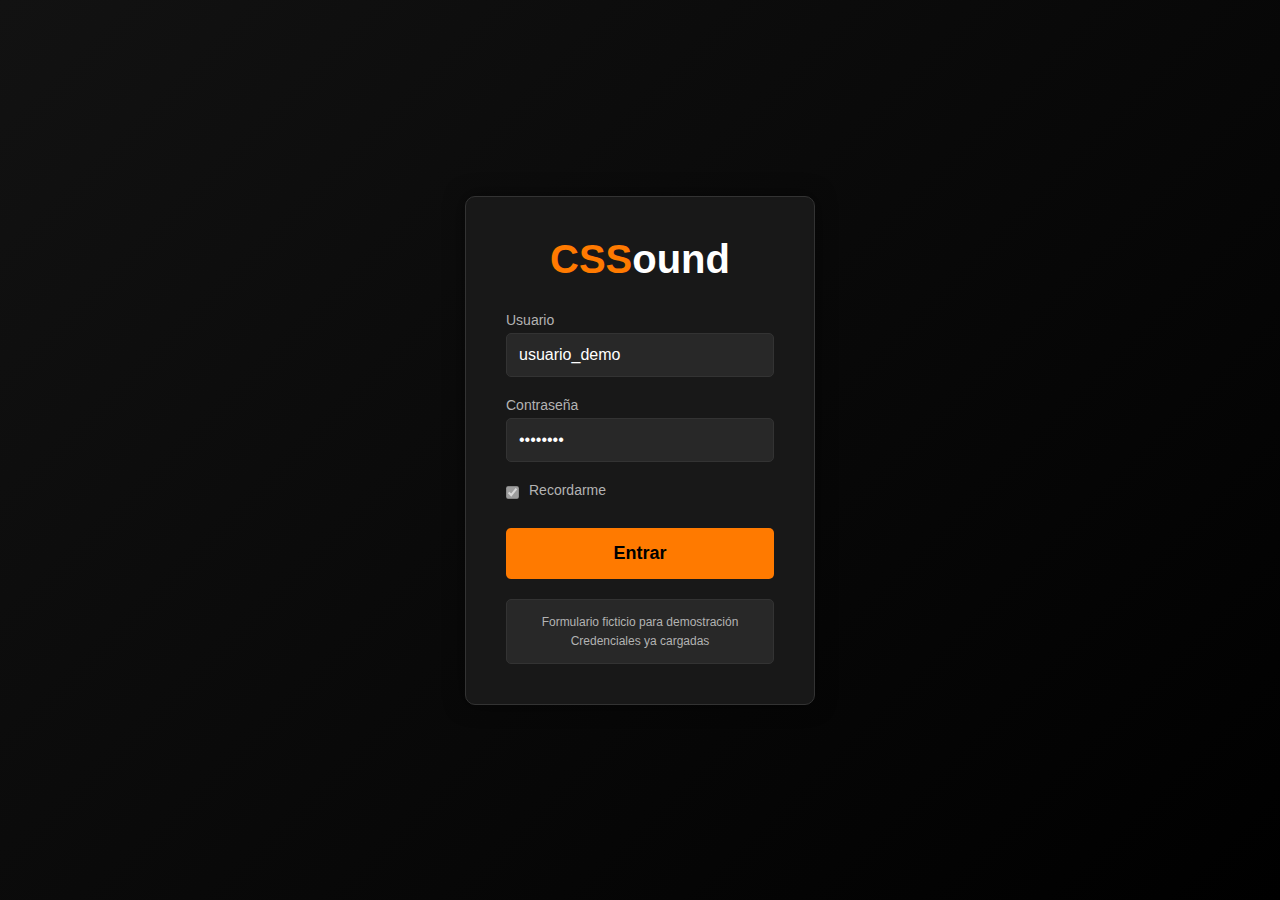
<file: index.html>
<!DOCTYPE html>
<html lang="es">
<head>
  <meta charset="UTF-8" />
  <title>CSSound - Acceso</title>
  <style>
    * {
      margin: 0;
      padding: 0;
      box-sizing: border-box;
    }

    body {
      font-family: Arial, sans-serif;
      background: linear-gradient(135deg, #121212, #000000);
      color: white;
      height: 100vh;
      display: flex;
      justify-content: center;
      align-items: center;
    }

    .login-box {
      background: #181818;
      padding: 40px;
      border-radius: 10px;
      width: 350px;
      box-shadow: 0 0 20px rgba(0, 0, 0, 0.5);
      border: 1px solid #333;
    }

    h1 {
      text-align: center;
      margin-bottom: 30px;
      font-size: 2.5rem;
    }

    h1 span {
      color: #ff7a00;
    }

    .form-group {
      margin-bottom: 20px;
    }

    label {
      display: block;
      margin-bottom: 5px;
      color: #b3b3b3;
      font-size: 14px;
    }

    input {
      width: 100%;
      padding: 12px;
      background: #282828;
      border: 1px solid #333;
      border-radius: 5px;
      color: white;
      font-size: 16px;
    }

    input:focus {
      outline: none;
      border-color: #ff7a00;
    }

    .remember {
      display: flex;
      align-items: center;
      gap: 10px;
      margin-bottom: 25px;
      color: #b3b3b3;
      font-size: 14px;
    }

    .remember input {
      width: auto;
    }

    .enter-btn {
      width: 100%;
      padding: 15px;
      background: #ff7a00;
      color: black;
      border: none;
      border-radius: 5px;
      font-size: 18px;
      font-weight: bold;
      cursor: pointer;
      transition: background 0.3s;
    }

    .enter-btn:hover {
      background: #ff8c1a;
    }

    .demo-note {
      margin-top: 20px;
      padding: 10px;
      background: #282828;
      border-radius: 5px;
      font-size: 12px;
      color: #b3b3b3;
      text-align: center;
      border: 1px solid #333;
    }

    .demo-note p {
      margin: 5px 0;
    }
  </style>
</head>
<body>
  <div class="login-box">
    <h1><span>CSS</span>ound</h1>
    
    <form id="fake-form">
      <div class="form-group">
        <label for="username">Usuario</label>
        <input type="text" id="username" value="usuario_demo" readonly>
      </div>
      
      <div class="form-group">
        <label for="password">Contraseña</label>
        <input type="password" id="password" value="••••••••" readonly>
      </div>
      
      <div class="remember">
        <input type="checkbox" id="remember" checked disabled>
        <label for="remember">Recordarme</label>
      </div>
      
      <button type="button" class="enter-btn" onclick="enterApp()">Entrar</button>
    </form>
    
    <div class="demo-note">
      <p>Formulario ficticio para demostración</p>
      <p>Credenciales ya cargadas</p>
    </div>
  </div>

  <script>
    function enterApp() {
      const btn = document.querySelector('.enter-btn');

      setTimeout(() => {
        window.location.href = 'paginaPrinc/index.html';
      }, 200);
    }
  </script>
</body>
</html>
</file>
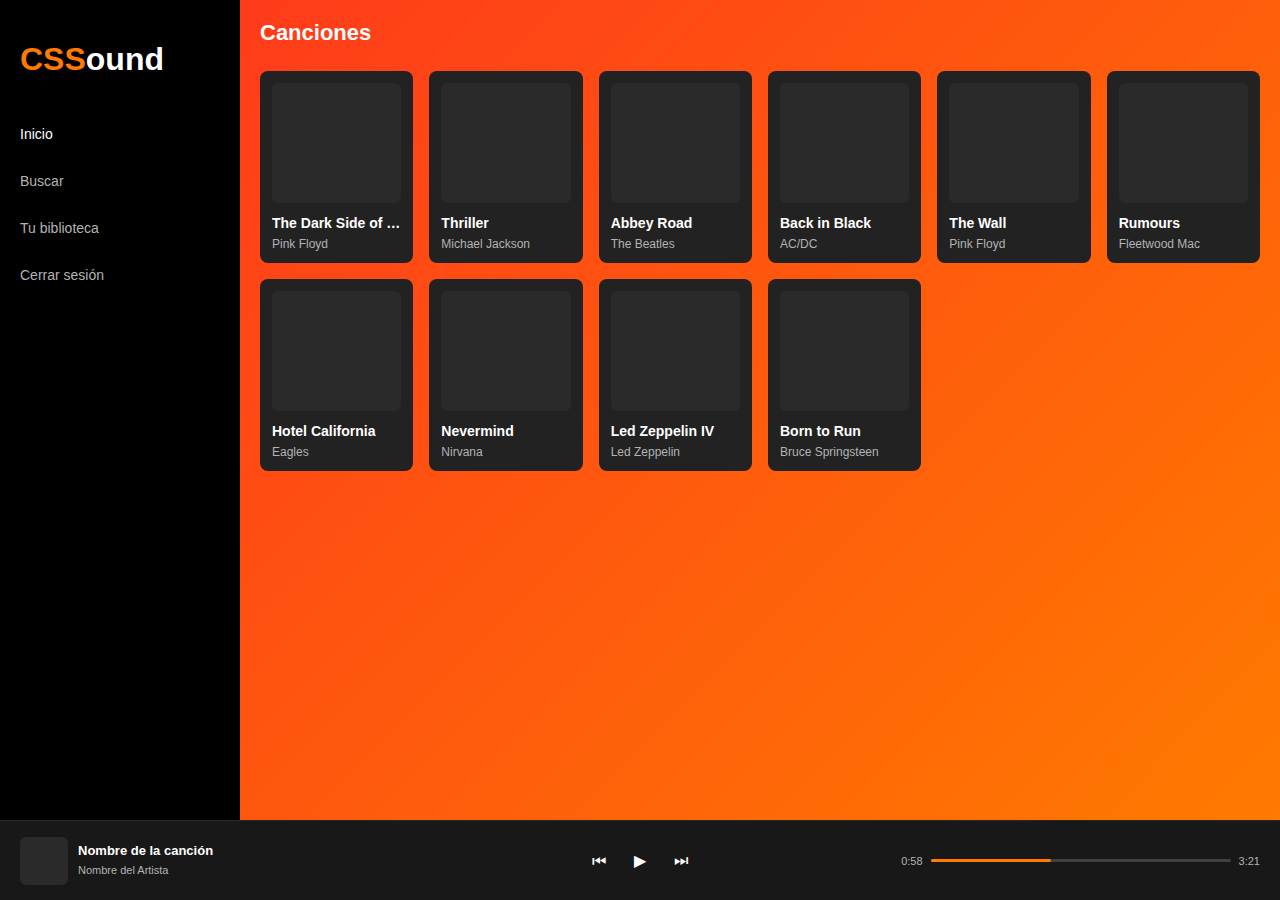
<file: paginaPrinc/index.html>
<!DOCTYPE html>
<html lang="es">
<head>
  <meta charset="UTF-8" />
  <title>CSSound</title>
  <link rel="stylesheet" href="style.css" />
</head>
<body>

  <!-- SIDEBAR -->
  <aside class="sidebar">
    <h1 class="logo"><span>CSS</span>ound</h1>

    <nav>
      <a class="active">Inicio</a>
      <a>Buscar</a>
      <a>Tu biblioteca</a>
      <a href="/CSSound/index.html">Cerrar sesión</a>
    </nav>
  </aside>

  <!-- MAIN -->
  <main class="main">
    <header class="topbar">
      <h2>Canciones</h2>
    </header>

    <section class="cards">
      <div class="card">
        <div class="card-image"></div>
        <div class="card-info">
          <h3>The Dark Side of the Moon</h3>
          <p>Pink Floyd</p>
        </div>
      </div>
      
      <div class="card">
        <div class="card-image"></div>
        <div class="card-info">
          <h3>Thriller</h3>
          <p>Michael Jackson</p>
        </div>
      </div>
      
      <div class="card">
        <div class="card-image"></div>
        <div class="card-info">
          <h3>Abbey Road</h3>
          <p>The Beatles</p>
        </div>
      </div>
      
      <div class="card">
        <div class="card-image"></div>
        <div class="card-info">
          <h3>Back in Black</h3>
          <p>AC/DC</p>
        </div>
      </div>
      
      <div class="card">
        <div class="card-image"></div>
        <div class="card-info">
          <h3>The Wall</h3>
          <p>Pink Floyd</p>
        </div>
      </div>
      
      <div class="card">
        <div class="card-image"></div>
        <div class="card-info">
          <h3>Rumours</h3>
          <p>Fleetwood Mac</p>
        </div>
      </div>
      
      <div class="card">
        <div class="card-image"></div>
        <div class="card-info">
          <h3>Hotel California</h3>
          <p>Eagles</p>
        </div>
      </div>
      
      <div class="card">
        <div class="card-image"></div>
        <div class="card-info">
          <h3>Nevermind</h3>
          <p>Nirvana</p>
        </div>
      </div>
      
      <div class="card">
        <div class="card-image"></div>
        <div class="card-info">
          <h3>Led Zeppelin IV</h3>
          <p>Led Zeppelin</p>
        </div>
      </div>
      
      <div class="card">
        <div class="card-image"></div>
        <div class="card-info">
          <h3>Born to Run</h3>
          <p>Bruce Springsteen</p>
        </div>
      </div>
    </section>
  </main>

  <!-- PLAYER -->
  <footer class="player">
    <div class="song">
      <div class="cover"></div>
      <div>
        <strong>Nombre de la canción</strong>
        <span>Nombre del Artista</span>
      </div>
    </div>

    <div class="controls">
      <button>⏮</button>
      <button class="play">▶</button>
      <button>⏭</button>
    </div>

    <div class="progress">
      <span>0:58</span>
      <div class="bar">
        <div class="fill"></div>
      </div>
      <span>3:21</span>
    </div>
  </footer>

</body>
</html>
</file>
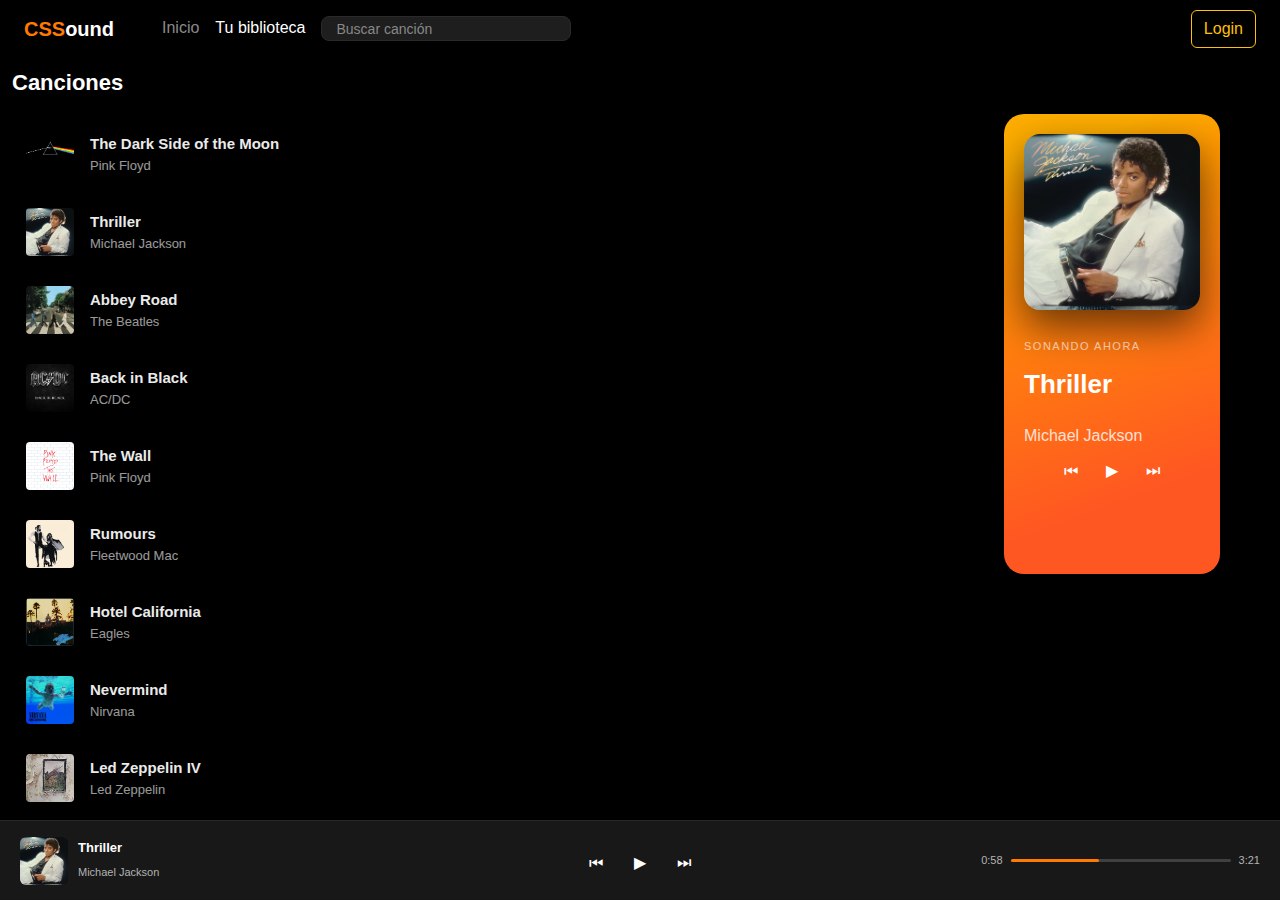
<file: indexBiblioteca.html>
<!DOCTYPE html>
<html lang="es">

<head>
    <meta charset="UTF-8" />
    <meta name="viewport" content="width=device-width, initial-scale=1.0">
    <title>CSSound - Inicio</title>

    <link rel="stylesheet" href="css/bootstrap.min.css">
    <link rel="stylesheet" href="css/cssBiblioteca/style.css" />
</head>

<body>
    <!-- ====================================================== -->
    <!-- NAVBAR -->
    <!-- ====================================================== -->

    <nav class="navbar navbar-expand-lg navbar-dark bg-black fixed-top px-4">
        <a class="navbar-brand fw-bold" href="index.html">
            <span class="css-highlight">CSS</span>ound
        </a>

        <button class="navbar-toggler" type="button" data-bs-toggle="collapse" data-bs-target="#navbarNav">
            <span class="navbar-toggler-icon"></span>
        </button>

        <div class="collapse navbar-collapse" id="navbarNav">
            <ul class="navbar-nav ms-4">
                <li class="nav-item">
                    <a class="nav-link" href="index.html">Inicio</a>
                </li>
                <li class="nav-item">
                    <a class="nav-link active" href="indexBiblioteca.html">Tu biblioteca</a>
                </li>
                <li class="nav-item">
                    <a class="nav-link" href="#">
                        <input type="search" id="search-input" name="q" placeholder="Buscar canción" required>
                    </a>
                </li>
            </ul>

            <ul class="navbar-nav ms-auto">
                <li class="nav-item">
                    <button class="btn btn-outline-warning ms-2" data-bs-toggle="modal" data-bs-target="#loginModal">
                        Login
                    </button>
                </li>

            </ul>
        </div>
    </nav>

    <!-- ====================================================== -->
    <!-- MAIN -->
    <!-- ====================================================== -->

    <main class="container-fluid main-content">
        <div class="row g-4">

            <!-- ====================================================== -->
            <!-- COLUMNA IZQUIERDA: SLIDER -->
            <!-- ====================================================== -->

            <div class="col-12 col-lg-7">
                <h2 class="mb-4">Canciones</h2>

                <div class="lista-canciones">

                    <div class="fila-cancion">
                        <img src="multimedia/img/portadas/The-Dark-Side-of-the-Moon-03.jpg" alt="">
                        <div class="texto-cancion">
                            <strong>The Dark Side of the Moon</strong>
                            <span>Pink Floyd</span>
                        </div>
                    </div>

                    <div class="fila-cancion">
                        <img src="multimedia/img/portadas/thriller.jpg" alt="">
                        <div class="texto-cancion">
                            <strong>Thriller</strong>
                            <span>Michael Jackson</span>
                        </div>
                    </div>

                    <div class="fila-cancion">
                        <img src="multimedia/img/portadas/Abbey.jfif" alt="">
                        <div class="texto-cancion">
                            <strong>Abbey Road</strong>
                            <span>The Beatles</span>
                        </div>
                    </div>

                    <div class="fila-cancion">
                        <img src="multimedia/img/portadas/Back.jpg" alt="">
                        <div class="texto-cancion">
                            <strong>Back in Black</strong>
                            <span>AC/DC</span>
                        </div>
                    </div>

                    <div class="fila-cancion">
                        <img src="multimedia/img/portadas/Wall.jfif" alt="">
                        <div class="texto-cancion">
                            <strong>The Wall</strong>
                            <span>Pink Floyd</span>
                        </div>
                    </div>

                    <div class="fila-cancion">
                        <img src="multimedia/img/portadas/Fleet.jpg" alt="">
                        <div class="texto-cancion">
                            <strong>Rumours</strong>
                            <span>Fleetwood Mac</span>
                        </div>
                    </div>

                    <div class="fila-cancion">
                        <img src="multimedia/img/portadas/hotel.jpg" alt="">
                        <div class="texto-cancion">
                            <strong>Hotel California</strong>
                            <span>Eagles</span>
                        </div>
                    </div>

                    <div class="fila-cancion">
                        <img src="multimedia/img/portadas/neverminf.jfif" alt="">
                        <div class="texto-cancion">
                            <strong>Nevermind</strong>
                            <span>Nirvana</span>
                        </div>
                    </div>

                    <div class="fila-cancion">
                        <img src="multimedia/img/portadas/led.jpg" alt="">
                        <div class="texto-cancion">
                            <strong>Led Zeppelin IV</strong>
                            <span>Led Zeppelin</span>
                        </div>
                    </div>

                    <div class="fila-cancion">
                        <img src="multimedia/img/portadas/born.jpg" alt="">
                        <div class="texto-cancion">
                            <strong>Born to Run</strong>
                            <span>Bruce Springsteen</span>
                        </div>
                    </div>

                    <div class="fila-cancion">
                        <img src="multimedia/img/portadas/wish-you-were-here-pink-floyd.webp" alt="">
                        <div class="texto-cancion">
                            <strong>Wish You Were Here</strong>
                            <span>Pink Floyd</span>
                        </div>
                    </div>

                    <div class="fila-cancion">
                        <img src="multimedia/img/portadas/USA.jpg" alt="">
                        <div class="texto-cancion">
                            <strong>Born In The USA</strong>
                            <span>Bruce Springsteen</span>
                        </div>
                    </div>

                </div>
            </div>


            <!-- ====================================================== -->
            <!-- COLUMNA DERECHA: CANCIONES -->
            <!-- ====================================================== -->

            <div class="col-12 col-lg-5 sonando-ahora">

                <div class="sonando-card">
                    <img id="portada-actual" src="multimedia/img/portadas/thriller.jpg" alt="">

                    <div class="info-sonando">
                        <span class="etiqueta-sonando">SONANDO AHORA</span>
                        <h2 id="titulo-actual">Thriller</h2>
                        <h4 id="artista-actual">Michael Jackson</h4>
                    </div>
                    <div class="controls">
                        <button>⏮</button>
                        <button class="play">▶</button>
                        <button>⏭</button>
                    </div>

                </div>

            </div>


        </div>

        <!-- ======================================================
 FOOTER INFO
 ====================================================== -->

        <footer class="footer-info">
            <div class="container-fluid px-4">
                <div class="row gy-4">

                    <div class="col-12 col-md-4">
                        <h5><span class="css-highlight">CSS</span>ound</h5>
                        <p class="footer-text">
                            Tu plataforma de música y podcasts favorita.
                            Descubre nuevos artistas, álbumes y episodios cada día.
                        </p>
                    </div>

                    <div class="col-6 col-md-4">
                        <h6>Explorar</h6>
                        <ul class="footer-links">
                            <li><a href="index.html">Inicio</a></li>
                            <li><a href="indexBiblioteca.html">Biblioteca</a></li>
                            <li><a href="index.html#podcasts">Podcasts</a></li>
                            <li><a href="index.html#artistas">Artistas</a></li>
                        </ul>
                    </div>

                    <div class="col-6 col-md-4">
                        <h6>Legal</h6>
                        <ul class="footer-links">
                            <li><a href="">Política de privacidad</a></li>
                            <li><a href="">Términos de uso</a></li>
                            <li><a href="">Política de cookies</a></li>
                        </ul>
                    </div>

                </div>

                <hr class="footer-divider">

                <div class="footer-bottom text-center">
                    © 2026 CSSound · Todos los derechos reservados
                </div>
            </div>
        </footer>


    </main>

    <!-- ====================================================== -->
    <!-- PLAYER -->
    <!-- ====================================================== -->

    <footer class="player">
        <div class="song">
            <div class="cover">
                <img src="multimedia/img/portadas/thriller.jpg" alt="">
            </div>
            <div>
                <strong>Thriller</strong>
                <span>Michael Jackson</span>
            </div>
        </div>

        <div class="controls">
            <button class="play">⏮</button>
            <button class="play">▶</button>
            <button class="play">⏭</button>
        </div>

        <div class="progress">
            <span>0:58</span>
            <div class="bar">
                <div class="fill"></div>
            </div>
            <span>3:21</span>
        </div>
    </footer>


    <!-- ====================================================== -->
    <!-- MODAL LOGIN -->
    <!-- ====================================================== -->

    <div class="modal fade" id="loginModal" tabindex="-1" aria-hidden="true">
        <div class="modal-dialog modal-dialog-centered">
            <div class="modal-content bg-dark text-white rounded-4">

                <div class="modal-header border-0">
                    <h5 class="modal-title">
                        <span style="color:#ff7a00;">CSS</span>ound Login
                    </h5>
                    <button type="button" class="btn-close btn-close-white" data-bs-dismiss="modal"></button>
                </div>

                <div class="modal-body">

                    <form action="index.html" class="caja-login p-0 bg-transparent shadow-none border-0">

                        <div class="grupo-formulario">
                            <label>Usuario</label>
                            <input type="text" class="form-control bg-dark text-white border-secondary" required>
                        </div>

                        <div class="grupo-formulario mt-3">
                            <label>Contraseña</label>
                            <input type="password" class="form-control bg-dark text-white border-secondary" required>
                        </div>

                        <div class="recordarme mt-3">
                            <input type="checkbox">
                            <label class="ms-2">Recordarme</label>
                        </div>

                        <button type="submit" class="boton-entrar d-block w-100 mt-4">
                            Entrar
                        </button>

                        <a href="#" class="boton-registro d-block text-center mt-2" data-bs-dismiss="modal"
                            data-bs-toggle="modal" data-bs-target="#registroModal">
                            ¿No tienes cuenta?
                        </a>

                    </form>

                </div>
            </div>
        </div>
    </div>


    <!-- ====================================================== -->
    <!-- MODAL REGISTRO -->
    <!-- ====================================================== -->

    <div class="modal fade" id="registroModal" tabindex="-1" aria-hidden="true">
        <div class="modal-dialog modal-dialog-centered">
            <div class="modal-content bg-dark text-white rounded-4">

                <div class="modal-header border-0">
                    <h5 class="modal-title">
                        <span style="color:#ff7a00;">CSS</span>ound Registro
                    </h5>
                    <button type="button" class="btn-close btn-close-white" data-bs-dismiss="modal"></button>
                </div>

                <div class="modal-body">

                    <form action="index.html" class="caja-registro p-0 bg-transparent shadow-none border-0">

                        <div class="grupo-formulario">
                            <label>Nombre completo</label>
                            <input type="text" class="form-control bg-dark text-white border-secondary" required>
                        </div>

                        <div class="grupo-formulario mt-3">
                            <label>Fecha de nacimiento</label>
                            <input type="date" class="form-control bg-dark text-white border-secondary" required>
                        </div>

                        <div class="grupo-formulario mt-3">
                            <label>Correo electrónico</label>
                            <input type="email" class="form-control bg-dark text-white border-secondary" required>
                        </div>

                        <div class="grupo-formulario mt-3">
                            <label>Nombre de usuario</label>
                            <input type="text" class="form-control bg-dark text-white border-secondary" required
                                pattern="^\S+$">
                        </div>

                        <div class="grupo-formulario mt-3">
                            <label>Contraseña</label>
                            <input type="password" class="form-control bg-dark text-white border-secondary" required
                                minlength="6">
                        </div>

                        <button type="submit" class="boton-registrarse d-block w-100 mt-4">
                            Registrarse
                        </button>

                    </form>

                </div>
            </div>
        </div>
    </div>


    <script src="js/app.js"></script>
    <script src="js/bootstrap.bundle.js"></script>
</body>

</html>
</file>
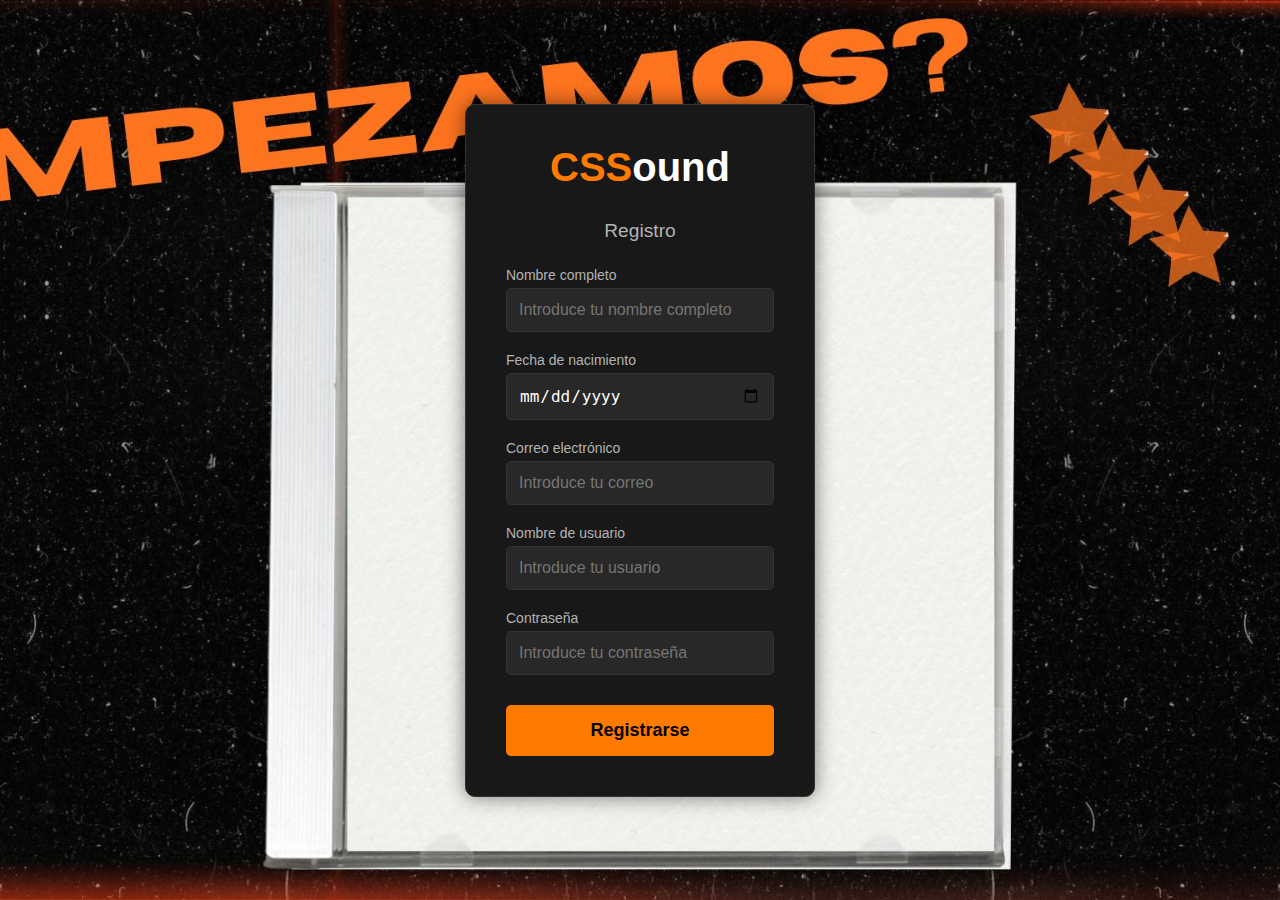
<file: indexRegistro.html>
<!DOCTYPE html>
<html lang="es">
<head>
  <meta charset="UTF-8" />
  <title>CSSound - Registro</title>
  <style>
    * {
      margin: 0;
      padding: 0;
      box-sizing: border-box;
    }

    body {
      font-family: Arial, sans-serif;
      background: linear-gradient(135deg, #121212, #000000);
      color: white;
      height: 100vh;
      display: flex;
      justify-content: center;
      align-items: center;
      background-image: url(/multimedia/img/inicio/fondo.jpg);
      background-size: cover;
      background-position: center;
    }

    .caja-registro {
      background: #181818;
      padding: 40px;
      border-radius: 10px;
      width: 350px;
      box-shadow: 0 0 20px rgba(0, 0, 0, 0.5);
      border: 1px solid #333;
      text-align: center;
    }

    h1 {
      margin-bottom: 30px;
      font-size: 2.5rem;
    }

    h1 span {
      color: #ff7a00;
    }

    .subtitulo {
      font-size: 1.2rem;
      margin-bottom: 25px;
      color: #b3b3b3;
    }

    .grupo-formulario {
      margin-bottom: 20px;
      text-align: left;
    }

    label {
      display: block;
      margin-bottom: 5px;
      color: #b3b3b3;
      font-size: 14px;
    }

    input {
      width: 100%;
      padding: 12px;
      background: #282828;
      border: 1px solid #333;
      border-radius: 5px;
      color: white;
      font-size: 16px;
    }

    input:focus {
      outline: none;
      border-color: #ff7a00;
    }

    .boton-registrarse {
      display: inline-block;
      width: 100%;
      padding: 15px;
      background: #ff7a00;
      color: black;
      text-decoration: none;
      border-radius: 5px;
      font-size: 18px;
      font-weight: bold;
      transition: background 0.3s;
      margin-top: 10px;
    }

    .boton-registrarse:hover {
      background: #ff8c1a;
    }
  </style>
</head>
<body>
  <div class="caja-registro">
    <h1><span>CSS</span>ound</h1>
    <div class="subtitulo">Registro</div>

    <div class="grupo-formulario">
      <label for="nombre">Nombre completo</label>
      <input type="text" id="nombre" placeholder="Introduce tu nombre completo">
    </div>

    <div class="grupo-formulario">
      <label for="fecha">Fecha de nacimiento</label>
      <input type="date" id="fecha">
    </div>

    <div class="grupo-formulario">
      <label for="correo">Correo electrónico</label>
      <input type="email" id="correo" placeholder="Introduce tu correo">
    </div>

    <div class="grupo-formulario">
      <label for="usuario">Nombre de usuario</label>
      <input type="text" id="usuario" placeholder="Introduce tu usuario">
    </div>
    
    <div class="grupo-formulario">
      <label for="contrasena">Contraseña</label>
      <input type="password" id="contrasena" placeholder="Introduce tu contraseña">
    </div>

    <!-- Botón como enlace -->
    <a href="indexApp.html" class="boton-registrarse">Registrarse</a>
  </div>
</body>
</html>
</file>
<file: paginaPrinc/style.css>
:root {
  --bg-main: #121212;
  --bg-sidebar: #000000;
  --bg-player: #181818;
  --text-main: #ffffff;
  --text-muted: #b3b3b3;
  --accent: #ff7a00;
  --card-bg: #1a1a1a;
}

* {
  box-sizing: border-box;
}

body {
  margin: 0;
  height: 100vh;
  display: grid;
  grid-template-columns: 240px 1fr;
  grid-template-rows: 1fr 90px;
  grid-template-areas:
    "sidebar main"
    "player player";
  font-family: Arial, Helvetica, sans-serif;
  background-color: var(--bg-main);
  color: var(--text-main);
}

/* SIDEBAR */
.sidebar {
  grid-area: sidebar;
  background-color: var(--bg-sidebar);
  padding: 20px;
}

.logo {
  margin-bottom: 40px;
}

.logo span {
  color: var(--accent);
}

nav a {
  display: block;
  margin-bottom: 15px;
  color: var(--text-muted);
  cursor: pointer;
  text-decoration: none;
  font-size: 14px;
  padding: 8px 0;
}

nav a.active,
nav a:hover {
  color: var(--text-main);
}

/* MAIN */
.main {
  grid-area: main;
  padding: 20px;
}

.topbar {
  margin-bottom: 25px;
}

.topbar h2 {
  font-size: 22px;
  margin: 0;
  font-weight: 600;
}

.cards {
  display: grid;
  grid-template-columns: repeat(auto-fill, minmax(150px, 1fr));
  gap: 16px;
}

.card {
  background: #222222;
  border-radius: 8px;
  padding: 12px;
  transition: all 0.2s ease;
  cursor: pointer;
}

.card:hover {
  background: #161616;
  transform: translateY(-2px);
}

.card-image {
  width: 100%;
  height: 120px; /* Más pequeña */
  background: #2a2a2a;
  border-radius: 6px;
  margin-bottom: 12px;
}

.card-info h3 {
  margin: 0 0 6px 0;
  font-size: 14px;
  font-weight: 600;
  white-space: nowrap;
  overflow: hidden;
  text-overflow: ellipsis;
}

.card-info p {
  margin: 0;
  font-size: 12px;
  color: var(--text-muted);
}

/* PLAYER FIJO */
.player {
  grid-area: player;
  background-color: var(--bg-player);
  border-top: 1px solid #282828;
  display: grid;
  grid-template-columns: 1fr auto 1fr;
  align-items: center;
  padding: 0 20px;
  position: fixed;
  bottom: 0;
  left: 0;
  right: 0;
  height: 80px; /* Más pequeño */
  z-index: 100;
}

/* Ajustar el main para que no quede tapado por el player */
.main {
  background: linear-gradient(135deg, #ff3b1a, #ff7a00);
  grid-area: main;
  padding: 20px;
  overflow-y: auto;
  margin-bottom: 80px; /* Altura del player */
}

/* Opcional: Ajustar el grid para que funcione mejor con el player fijo */
body {
  grid-template-rows: 1fr;
  grid-template-areas:
    "sidebar main";
}

.song {
  display: flex;
  align-items: center;
  gap: 10px;
}

.cover {
  width: 48px; /* Más pequeño */
  height: 48px;
  background: #2a2a2a;
  border-radius: 6px;
}

.song strong {
  font-size: 13px;
  display: block;
  margin-bottom: 2px;
}

.song span {
  color: var(--text-muted);
  font-size: 11px;
}

/* CONTROLS */
.controls {
  display: flex;
  gap: 12px;
  align-items: center;
  justify-content: center;
}

.controls button {
  background: none;
  border: none;
  color: var(--text-main);
  font-size: 16px;
  cursor: pointer;
  padding: 6px;
  border-radius: 50%;
  transition: background-color 0.2s ease;
}

.controls button:hover {
  background-color: rgba(255, 255, 255, 0.1);
}

.play {
  width: 32px;
  height: 32px;
  border-radius: 50%;
  background-color: var(--accent);
  color: black;
  font-size: 14px;
  display: flex;
  align-items: center;
  justify-content: center;
}

/* PROGRESS */
.progress {
  display: flex;
  align-items: center;
  gap: 8px;
  font-size: 11px;
  color: var(--text-muted);
  justify-content: flex-end;
}

.bar {
  flex: 1;
  max-width: 300px;
  height: 3px;
  background-color: #404040;
  border-radius: 2px;
  cursor: pointer;
}

.fill {
  width: 40%;
  height: 100%;
  background-color: var(--accent);
  border-radius: 2px;
}

/* Scrollbar más sutil */
.main::-webkit-scrollbar {
  width: 8px;
}

.main::-webkit-scrollbar-track {
  background: transparent;
}

.main::-webkit-scrollbar-thumb {
  background: #444444;
  border-radius: 4px;
}

.main::-webkit-scrollbar-thumb:hover {
  background: #555555;
}
</file>
<file: css/cssBiblioteca/style.css>
@import url("variables.css");
@import url("base.css");
@import url("layout.css");
@import url("components.css");
@import url("artists.css");
@import url("modal.css");
@import url("scrollbar.css");
</file>
